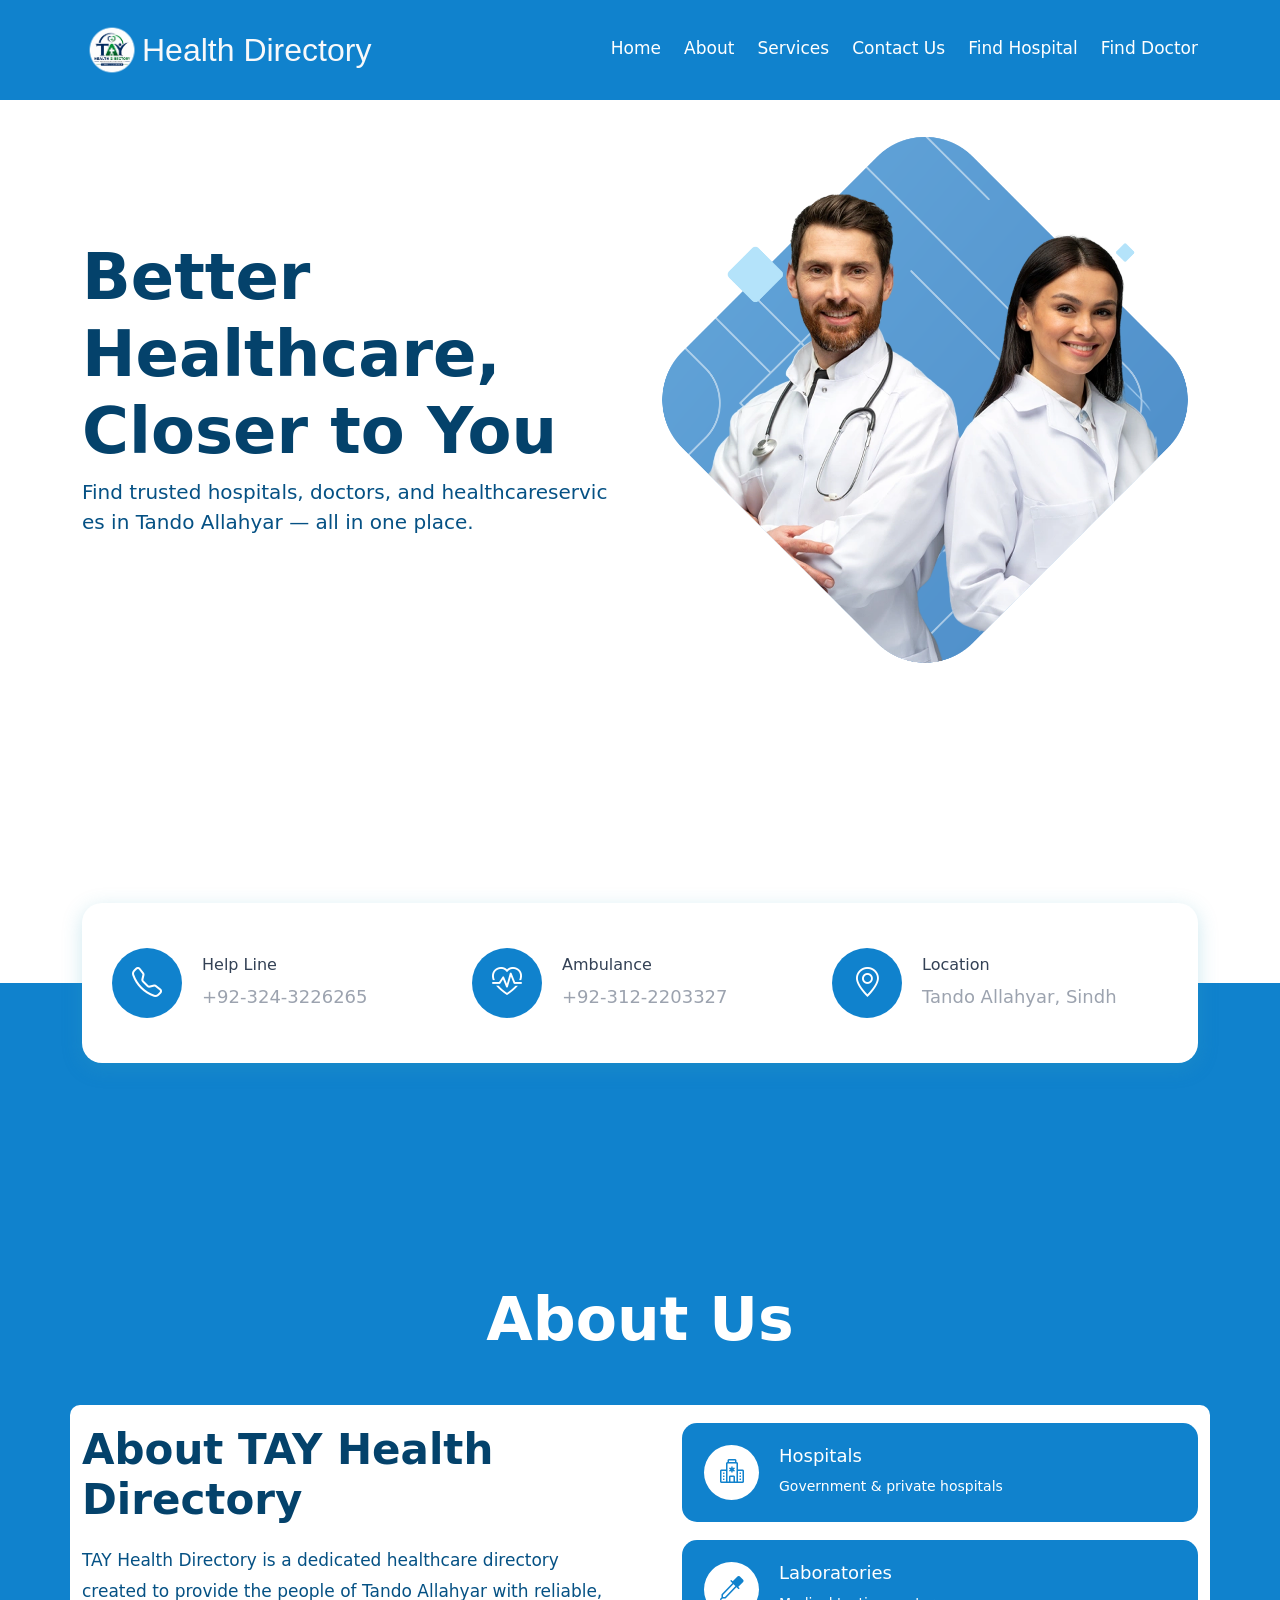
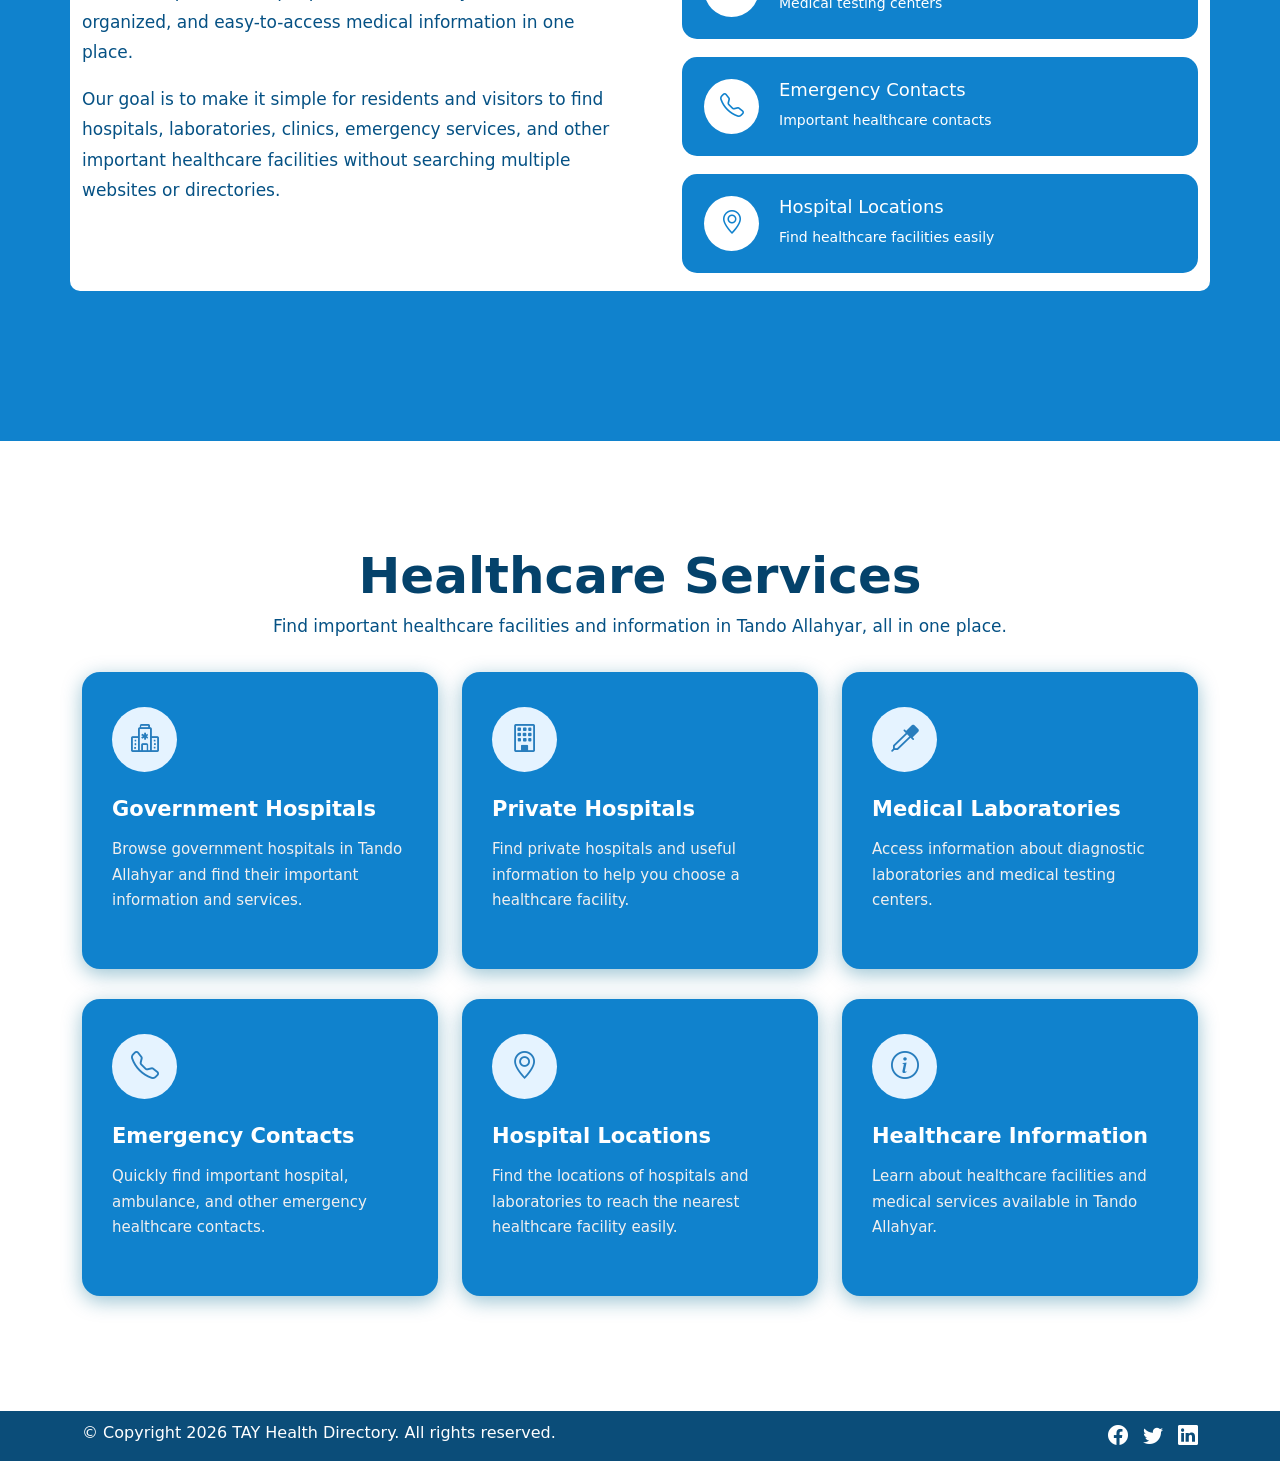
<file: index.html>
<!DOCTYPE html>
<html lang="en">

<head>
    <meta charset="UTF-8">
    <meta name="viewport" content="width=device-width, initial-scale=1.0">
    <title>TAY Health Directory - Home Page</title>
    <link rel="stylesheet" href="https://cdn.jsdelivr.net/npm/bootstrap-icons@1.11.3/font/bootstrap-icons.min.css">
    <link rel="stylesheet" href="Bootstrap/bootstrap.css">
    <link rel="stylesheet" href="CSS/style.css">
</head>

<body>

    <header>
        <div class="container">
            <div class="row">
                <div class="col-lg-5 col-md-12 logo">
                    <img src="Images/Logo.png" alt="">
                    <h5 id="logo" class="text-light fs-2 mt-2">Health Directory</h5>
                </div>

                <div class="col-lg-7 col-md-12 text-lg-end text-md-center text-sm-center nav-links">
                    <ul class="list-inline m-0 p-0" id="manu">
                        <li class="list-inline-item"><a href="index.html" class=" py-md-3 py-sm-1 d-block"> Home </a>
                        </li>
                        <li class="list-inline-item"><a href="#about" class=" py-md-3 py-sm-1 d-block"> About </a></li>
                        <li class="list-inline-item"><a href="#services" class=" py-md-3 py-sm-1 d-block"> Services</a>
                        </li>
                        <li class="list-inline-item"><a href="contact-us.html" target="_blank"
                                class=" py-md-3 py-sm-1 d-block"> Contact Us </a></li>
                        <li class="list-inline-item"><a href="find-hospital.html" class=" py-md-3 py-sm-1 d-block"> Find Hospital </a></li>
                        <li class="list-inline-item"><a href="find-doctor.html" class=" py-md-3 py-sm-1 d-block"> Find Doctor</a></li>
                    </ul>
                </div>
            </div>
        </div>
    </header>

    <section class="hero-section">
        <div class="container">
            <div class="row align-items-center">
                <div class="col-lg-6 col-md-12">
                    <h1 class="hero-title fw-bold"> Better Healthcare,<br>Closer to You
                    </h1>
                    <p class="hero-pera">Find trusted hospitals, doctors, and healthcareservic es in Tando Allahyar —
                        all in one place.
                    </p>
                </div>
                <div class="col-lg-6 col-md-12">
                    <img src="Images/banner.png">
                </div>
            </div>
        </div>
    </section>

    <div class="container">
        <div class="info-section">
            <div class="row align-items-center">

                <div class="col-lg-4 col-md-6 col-sm-12 box">
                    <div class="info-item">
                        <div class="info-icon">
                            <i class="bi bi-telephone"></i>
                        </div>
                        <div>
                            <h6>Help Line</h6>
                            <p>+92-324-3226265</p>
                        </div>
                    </div>
                </div>

                <div class="col-lg-4 col-md-6 col-sm-12 box">
                    <div class="info-item">
                        <div class="info-icon">
                            <i class="bi bi-heart-pulse"></i>
                        </div>
                        <div>
                            <h6>Ambulance</h6>
                            <p>+92-312-2203327</p>
                        </div>
                    </div>
                </div>

                <div class="col-lg-4 col-md-12 box">
                    <div class="info-item">
                        <div class="info-icon">
                            <i class="bi bi-geo-alt"></i>
                        </div>
                        <div>
                            <h6>Location</h6>
                            <p>Tando Allahyar, Sindh</p>
                        </div>
                    </div>
                </div>
            </div>
        </div>
    </div>

    <section class="about-section" id="about">
        <h1 class="about-us">About Us</h1>
        <div class="container">
            <div class="row">
                <div class="col-lg-6 col-md-12">
                    <h2>About TAY Health Directory</h2>
                    <p>TAY Health Directory is a dedicated healthcare directory
                        created to provide the people of Tando Allahyar with
                        reliable, organized, and easy-to-access medical
                        information in one place. </p>
                    <p>Our goal is to make it simple for residents and visitors
                        to find hospitals, laboratories, clinics, emergency
                        services, and other important healthcare facilities
                        without searching multiple websites or directories. </p>
                </div>
                <div class="col-lg-6 col-md-11 col-sm-11">

                    <div class="about-features">

                        <div class="feature-box">
                            <div class="feature-icon">
                                <i class="bi bi-hospital"></i>
                            </div>

                            <div>
                                <h5>Hospitals</h5>
                                <p>Government & private hospitals</p>
                            </div>
                        </div>


                        <div class="feature-box">
                            <div class="feature-icon">
                                <i class="bi bi-eyedropper"></i>
                            </div>

                            <div>
                                <h5>Laboratories</h5>
                                <p>Medical testing centers</p>
                            </div>
                        </div>


                        <div class="feature-box">
                            <div class="feature-icon">
                                <i class="bi bi-telephone"></i>
                            </div>

                            <div>
                                <h5>Emergency Contacts</h5>
                                <p>Important healthcare contacts</p>
                            </div>
                        </div>


                        <div class="feature-box">
                            <div class="feature-icon">
                                <i class="bi bi-geo-alt"></i>
                            </div>

                            <div>
                                <h5>Hospital Locations</h5>
                                <p>Find healthcare facilities easily</p>
                            </div>
                        </div>

                    </div>
                </div>

            </div>
        </div>
    </section>

    <section class="services-section" id="services">
        <div class="services-title text-center">
            <h1>Healthcare Services</h1>
            <p>Find important healthcare facilities and information in Tando Allahyar, all in one place.</p>
        </div>

        <div class="container">
            <div class="row">
                <div class="col-lg-4 col-md-6 col-sm-12 card-col">
                    <div class="service-card">
                        <div class="service-icon">
                            <i class="bi bi-hospital"></i>
                        </div>
                        <h4>Government Hospitals</h4>
                        <p>Browse government hospitals in Tando Allahyar and find their important information and
                            services.</p>
                    </div>
                </div>

                <div class="col-lg-4 col-md-6 col-sm-12 card-col">
                    <div class="service-card">
                        <div class="service-icon">
                            <i class="bi bi-building"></i>
                        </div>
                        <h4>Private Hospitals</h4>
                        <p>Find private hospitals and useful information to help you choose a healthcare facility.</p>
                    </div>
                </div>

                <div class="col-lg-4 col-md-6 col-sm-12 card-col">
                    <div class="service-card">
                        <div class="service-icon">
                            <i class="bi bi-eyedropper"></i>
                        </div>
                        <h4>Medical Laboratories</h4>
                        <p>Access information about diagnostic laboratories and medical testing centers.</p>
                    </div>
                </div>

                <div class="col-lg-4 col-md-6 col-sm-12 card-col">
                    <div class="service-card">
                        <div class="service-icon">
                            <i class="bi bi-telephone"></i>
                        </div>
                        <h4>Emergency Contacts</h4>
                        <p>Quickly find important hospital, ambulance, and other emergency healthcare contacts.</p>
                    </div>
                </div>

                <div class="col-lg-4 col-md-6 col-sm-12 card-col">
                    <div class="service-card">
                        <div class="service-icon">
                            <i class="bi bi-geo-alt"></i>
                        </div>
                        <h4>Hospital Locations</h4>
                        <p>Find the locations of hospitals and laboratories to reach the nearest healthcare facility
                            easily.</p>
                    </div>
                </div>

                <div class="col-lg-4 col-md-6 col-sm-12 card-col">
                    <div class="service-card">
                        <div class="service-icon">
                            <i class="bi bi-info-circle"></i>
                        </div>
                        <h4>Healthcare Information</h4>
                        <p> Learn about healthcare facilities and medical services available in Tando Allahyar.</p>
                    </div>
                </div>
            </div>
        </div>
    </section>

    <footer>
        <div class="container">
            <div class="row">
                <div class="col-lg-9 col-md-12 text-lg-start text-md-center text-sm-center copy-right">&copy; Copyright 2026 TAY Health Directory. All rights reserved.</div>
                <div class="col-lg-3 col-md-12 text-lg-end text-md-center text-sm-center">
                    <ul class="social-icons">
                        <li><i class="bi bi-facebook"></i></li>
                        <li><i class="bi bi-twitter"></i></li>
                        <li><i class="bi bi-linkedin"></i></li>
                    </ul>
                </div>
            </div>
        </div>
    </footer>

</body>
</html>
</file>
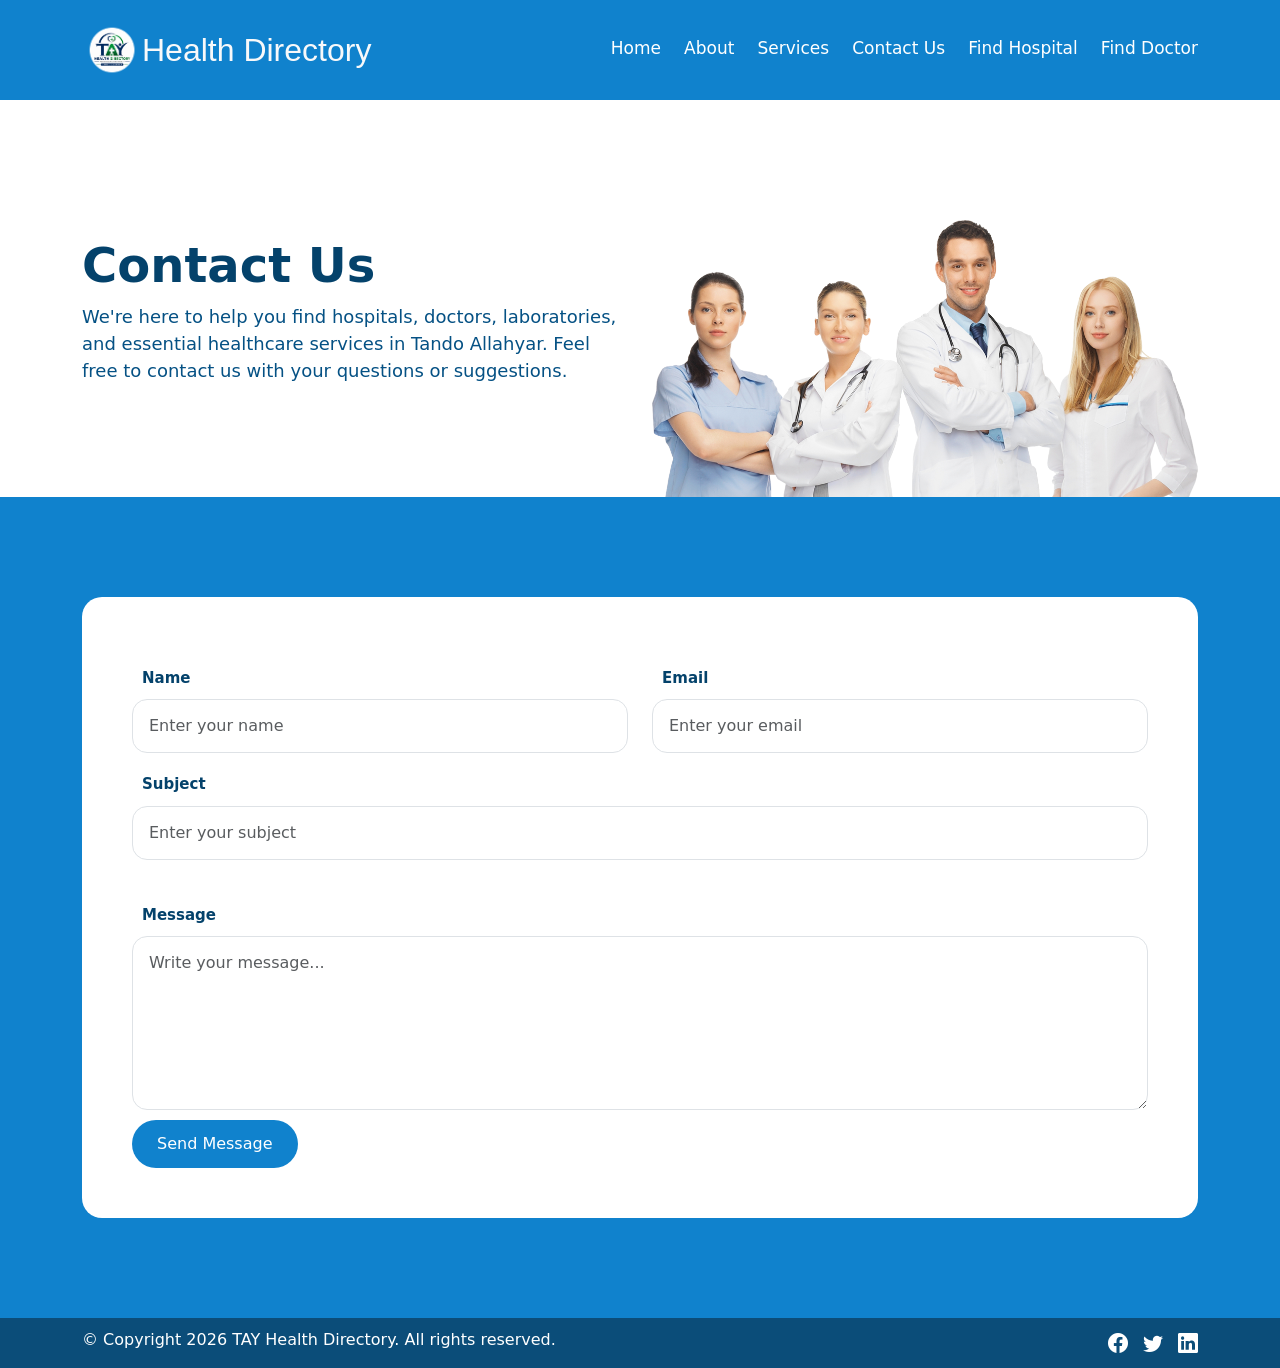
<file: contact-us.html>
<!DOCTYPE html>
<html lang="en">

<head>
    <meta charset="UTF-8">
    <meta name="viewport" content="width=device-width, initial-scale=1.0">
    <title>Contact-Us - TAY Health Directory</title>
    <link rel="stylesheet" href="https://cdn.jsdelivr.net/npm/bootstrap-icons@1.11.3/font/bootstrap-icons.min.css">
    <link rel="stylesheet" href="Bootstrap/bootstrap.css">
    <link rel="stylesheet" href="CSS/style.css">
</head>

<body>

    <header>
        <div class="container">
            <div class="row">
                <div class="col-lg-5 col-md-12 logo">
                    <img src="Images/Logo.png" alt="">
                    <h5 id="logo" class="text-light fs-2 mt-2">Health Directory</h5>
                </div>

                <div class="col-lg-7 col-md-12 text-lg-end text-md-center text-sm-center nav-links">
                    <ul class="list-inline m-0 p-0" id="manu">
                        <li class="list-inline-item"><a href="index.html" class=" py-md-3 py-sm-1 d-block"> Home </a></li>
                        <li class="list-inline-item"><a href="index.html#about" class=" py-md-3 py-sm-1 d-block"> About </a></li>
                        <li class="list-inline-item"><a href="index.html#services" class=" py-md-3 py-sm-1 d-block"> Services</a>
                        </li>
                        <li class="list-inline-item"><a href="contact-us.html" target="_blank"
                                class=" py-md-3 py-sm-1 d-block"> Contact Us </a></li>
                        <li class="list-inline-item"><a href="find-hospital.html" class=" py-md-3 py-sm-1 d-block"> Find Hospital </a>
                        </li>
                        <li class="list-inline-item"><a href="find-doctor.html" class=" py-md-3 py-sm-1 d-block"> Find Doctor</a></li>
                    </ul>
                </div>
            </div>
        </div>
    </header>

    <section class="form-hero-section">
        <div class="container">
            <div class="row align-items-center">
                <div class="col-lg-6 col-md-12">
                    <h1 class="form-hero-title fw-bold">Contact Us</h1>
                    <p class="form-hero-pera">We're here to help you find hospitals, doctors, laboratories, and
                        essential healthcare services in
                        Tando Allahyar. Feel free to contact us with your questions or suggestions.
                    </p>
                </div>
                <div class="col-lg-6">
                    <img src="Images/form-img.png">
                </div>
            </div>
        </div>
    </section>


    <section class="contact-section" id="contact">
        <div class="container">
            <div class="contact-box">
                <form>
                    <div class="row">
                        <div class="col-md-6">
                            <label>Name</label>
                            <input type="text" id="name" class="form-control" placeholder="Enter your name">
                        </div>

                        <div class="col-md-6">
                            <label>Email</label>
                            <input type="email" id="email" class="form-control" placeholder="Enter your email">
                        </div>

                        <div class="col-12 mb-4">
                            <label>Subject</label>
                            <input type="text" id="subject" class="form-control" placeholder="Enter your subject">
                        </div>

                        <div class="col-12">
                            <label>Message</label>
                            <textarea id="message" class="form-control" rows="6"
                                placeholder="Write your message..."></textarea>
                        </div>

                        <div class="col-12">
                            <button type="submit" class="contact-btn">Send Message</button>
                        </div>
                    </div>
                </form>
            </div>
        </div>
    </section>

    <footer>
        <div class="container">
            <div class="row">
                <div class="col-lg-9 col-md-12 text-lg-start text-md-center text-sm-center">&copy; Copyright 2026 TAY Health Directory.
                    All rights reserved.</div>
                <div class="col-lg-3 col-md-12 text-lg-end text-md-center text-sm-center">
                    <ul class="social-icons">
                        <li><i class="bi bi-facebook"></i></li>
                        <li><i class="bi bi-twitter"></i></li>
                        <li><i class="bi bi-linkedin"></i></li>
                    </ul>
                </div>
            </div>
        </div>
    </footer>

</body>

</html>
</file>
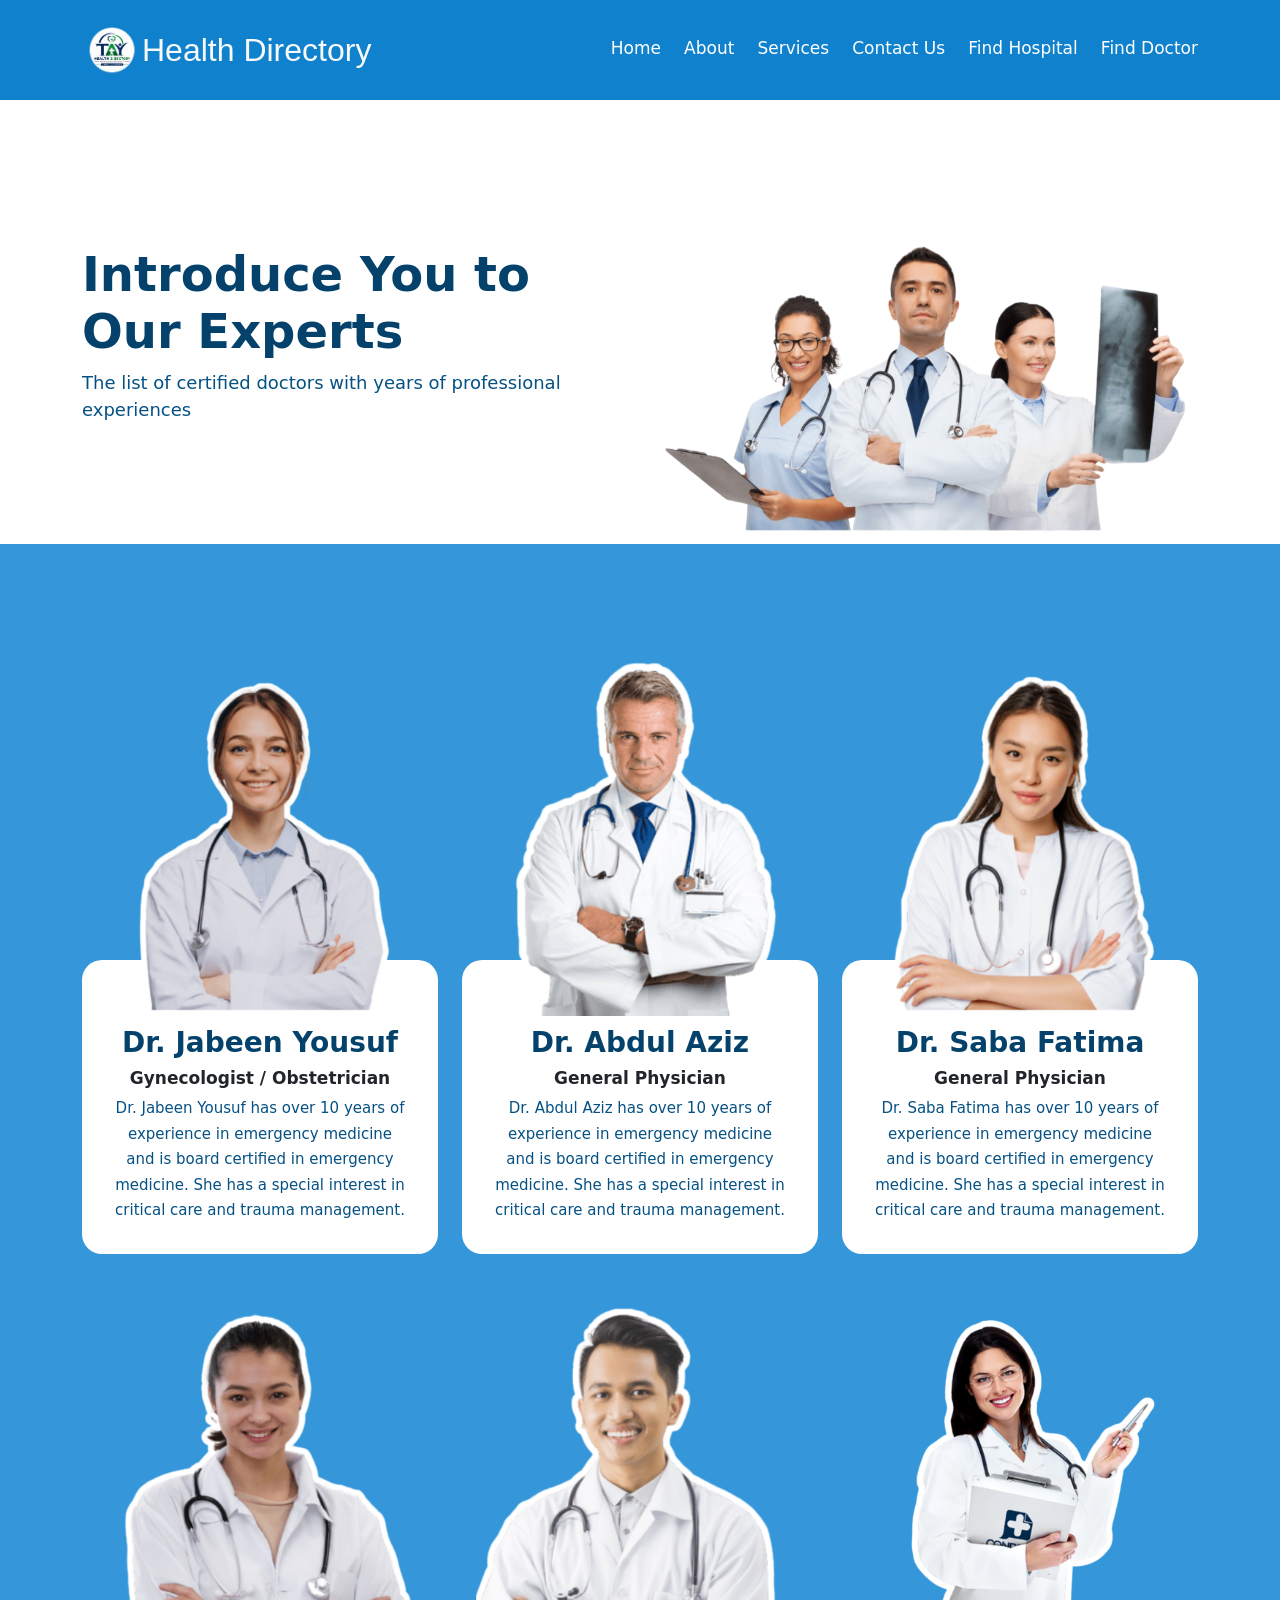
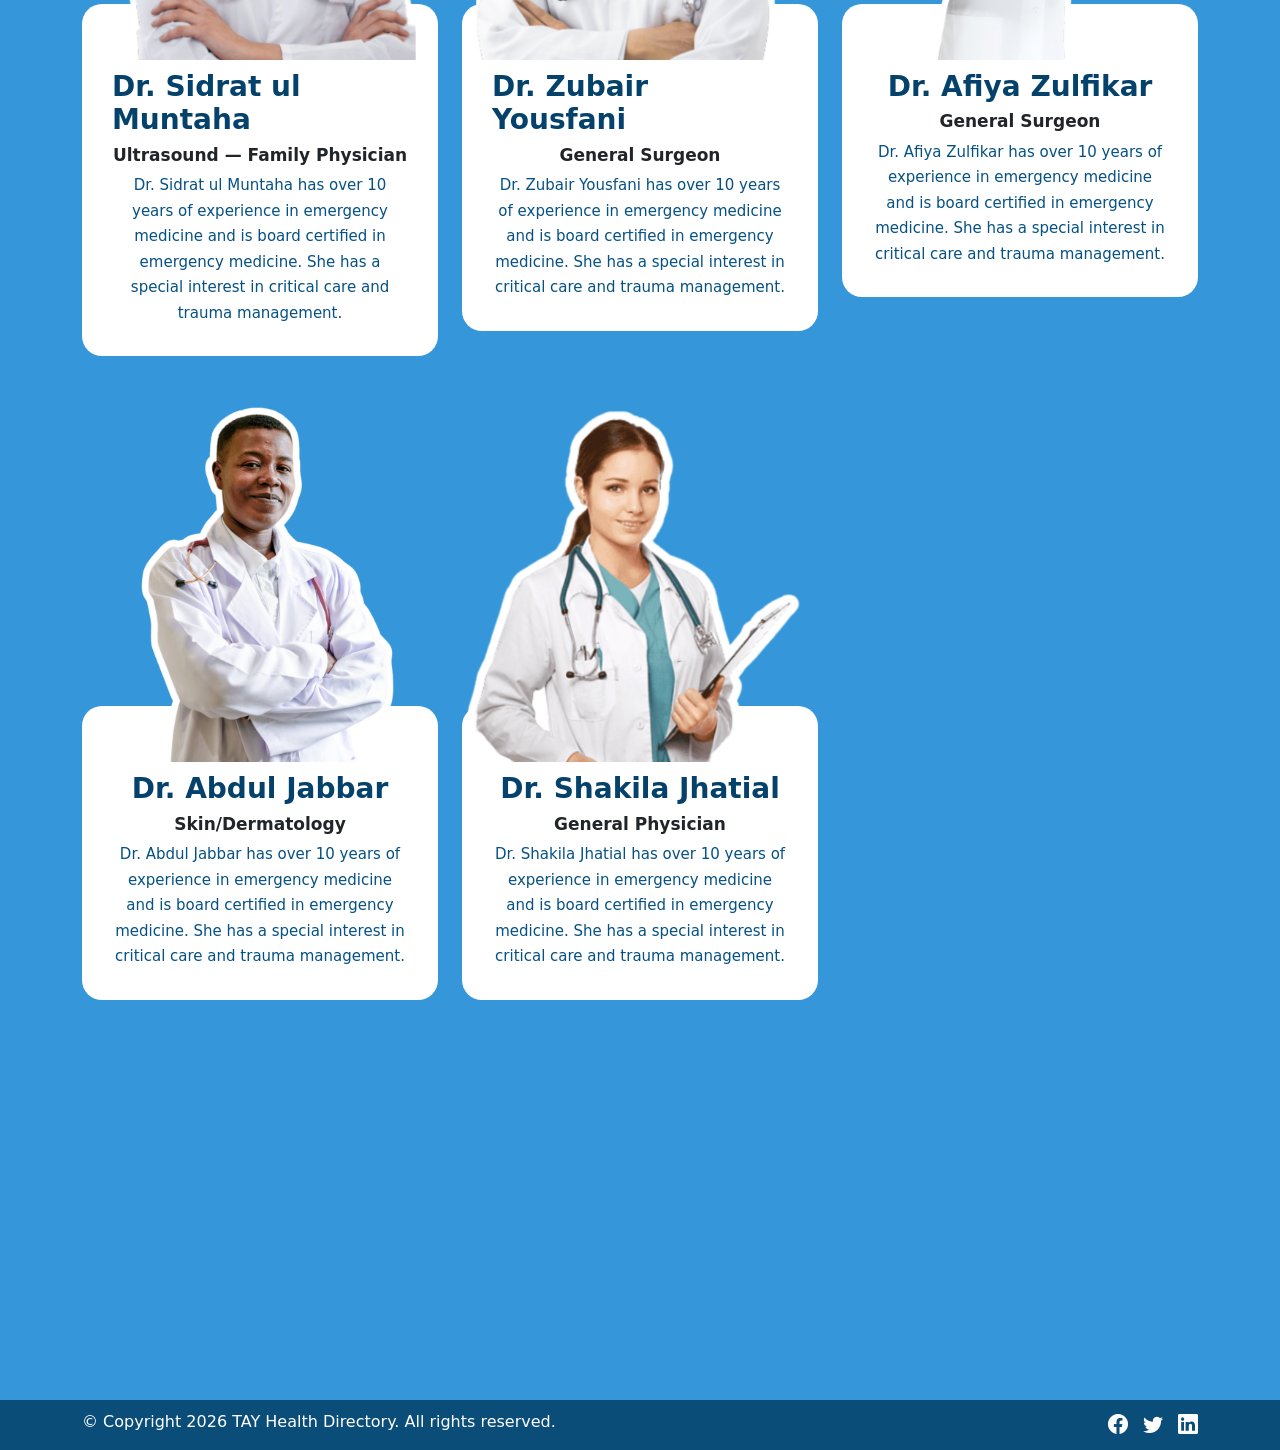
<file: find-doctor.html>
<!DOCTYPE html>
<html lang="en">

<head>
    <meta charset="UTF-8">
    <meta name="viewport" content="width=device-width, initial-scale=1.0">
    <title>Doctors - TAY Health Directory</title>
    <link rel="stylesheet" href="https://cdn.jsdelivr.net/npm/bootstrap-icons@1.11.3/font/bootstrap-icons.min.css">
    <link rel="stylesheet" href="Bootstrap/bootstrap.css">
    <link rel="stylesheet" href="CSS/style.css">
</head>

<body>

    <header>
        <div class="container">
            <div class="row">
                <div class="col-lg-5 col-md-12 logo">
                    <img src="Images/Logo.png" alt="">
                    <h5 id="logo" class="text-light fs-2 mt-2">Health Directory</h5>
                </div>

                <div class="col-lg-7 col-md-12 text-lg-end text-md-center text-sm-center nav-links">
                    <ul class="list-inline m-0 p-0" id="manu">
                        <li class="list-inline-item"><a href="index.html" class=" py-md-3 py-sm-1 d-block"> Home </a>
                        </li>
                        <li class="list-inline-item"><a href="index.html#about" class=" py-md-3 py-sm-1 d-block"> About
                            </a></li>
                        <li class="list-inline-item"><a href="index.html#services" class=" py-md-3 py-sm-1 d-block">
                                Services</a>
                        </li>
                        <li class="list-inline-item"><a href="contact-us.html" target="_blank"
                                class=" py-md-3 py-sm-1 d-block"> Contact Us </a></li>
                        <li class="list-inline-item"><a href="find-hospital.html" class=" py-md-3 py-sm-1 d-block"> Find
                                Hospital </a>
                        </li>
                        <li class="list-inline-item"><a href="find-doctor.html" class=" py-md-3 py-sm-1 d-block"> Find
                                Doctor</a></li>
                    </ul>
                </div>
            </div>
        </div>
    </header>

    <section class="doctor-hero-section">
        <div class="container">
            <div class="row align-items-center">
                <div class="col-lg-6 col-md-12">
                    <h1 class="doctor-hero-title fw-bold">Introduce You to <br>Our Experts</h1>
                    <p class="doctor-hero-pera">The list of certified doctors with years of professional experiences
                    </p>
                </div>
                <div class="col-lg-6">
                    <img src="Images/doctors.png">
                </div>
            </div>
        </div>
    </section>

    <section class="find-doctor-section">
        <div class="container">
            <div class="row mt-3">

                <div class="col-lg-4 col-md-6 col-sm-12">
                    <div class="doctor-card">
                        <div class="doctor-img">
                            <img src="Images/1.png" alt="">
                        </div>
                        <div class="doctor-card-contant">
                            <h3>Dr. Jabeen Yousuf</h3>
                            <h4>Gynecologist / Obstetrician</h4>
                            <p class="text-center">Dr. Jabeen Yousuf has over 10 years of experience in emergency medicine and is board certified in emergency medicine. She has a special interest in critical care and trauma management.</p>
                        </div>
                    </div>
                </div>

                <div class="col-lg-4 col-md-6 col-sm-12">
                    <div class="doctor-card">
                        <div class="doctor-img">
                            <img src="Images/5.png" alt="">
                        </div>
                        <div class="doctor-card-contant">
                            <h3>Dr. Abdul Aziz</h3>
                            <h4>General Physician</h4>
                            <p class="text-center">Dr. Abdul Aziz has over 10 years of experience in emergency medicine and is board certified in emergency medicine. She has a special interest in critical care and trauma management.</p>
                        </div>
                    </div>
                </div>

                <div class="col-lg-4 col-md-6 col-sm-12">
                    <div class="doctor-card">
                        <div class="doctor-img">
                            <img src="Images/8.png" alt="">
                        </div>
                        <div class="doctor-card-contant">
                            <h3>Dr. Saba Fatima</h3>
                            <h4>General Physician</h4>
                            <p class="text-center">Dr. Saba Fatima has over 10 years of experience in emergency medicine and is board certified in emergency medicine. She has a special interest in critical care and trauma management.</p>
                        </div>
                    </div>
                </div>

                <div class="col-lg-4 col-md-6 col-sm-12">
                    <div class="doctor-card">
                        <div class="doctor-img">
                            <img src="Images/4.png" alt="">
                        </div>
                        <div class="doctor-card-contant">
                            <h3>Dr. Sidrat ul Muntaha</h3>
                            <h4>Ultrasound — Family Physician</h4>
                            <p class="text-center">Dr. Sidrat ul Muntaha has over 10 years of experience in emergency medicine and is board certified in emergency medicine. She has a special interest in critical care and trauma management.</p>
                        </div>
                    </div>
                </div>

                <div class="col-lg-4 col-md-6 col-sm-12">
                    <div class="doctor-card">
                        <div class="doctor-img">
                            <img src="Images/3.png" alt="">
                        </div>
                        <div class="doctor-card-contant">
                            <h3>Dr. Zubair Yousfani</h3>
                            <h4>General Surgeon</h4>
                            <p class="text-center">Dr. Zubair Yousfani has over 10 years of experience in emergency medicine and is board certified in emergency medicine. She has a special interest in critical care and trauma management.</p>
                        </div>
                    </div>
                </div>

                <div class="col-lg-4 col-md-6 col-sm-12">
                    <div class="doctor-card">
                        <div class="doctor-img">
                            <img src="Images/6.png" alt="">
                        </div>
                        <div class="doctor-card-contant">
                            <h3>Dr. Afiya Zulfikar</h3>
                            <h4>General Surgeon</h4>
                            <p class="text-center">Dr. Afiya Zulfikar has over 10 years of experience in emergency medicine and is board certified in emergency medicine. She has a special interest in critical care and trauma management.</p>
                        </div>
                    </div>
                </div>

                <div class="col-lg-4 col-md-6 col-sm-12">
                    <div class="doctor-card">
                        <div class="doctor-img">
                            <img src="Images/7.png" alt="">
                        </div>
                        <div class="doctor-card-contant">
                            <h3>Dr. Abdul Jabbar</h3>
                            <h4>Skin/Dermatology</h4>
                            <p class="text-center">Dr. Abdul Jabbar has over 10 years of experience in emergency medicine and is board certified in emergency medicine. She has a special interest in critical care and trauma management.</p>
                        </div>
                    </div>
                </div>

                <div class="col-lg-4 col-md-6 col-sm-12">
                    <div class="doctor-card">
                        <div class="doctor-img">
                            <img src="Images/2.png" alt="">
                        </div>
                        <div class="doctor-card-contant">
                            <h3>Dr. Shakila Jhatial</h3>
                            <h4>General Physician</h4>
                            <p class="text-center">Dr. Shakila Jhatial has over 10 years of experience in emergency medicine and is board certified in emergency medicine. She has a special interest in critical care and trauma management.</p>
                        </div>
                    </div>
                </div>

            </div>
        </div>
    </section>

    <footer>
        <div class="container">
            <div class="row">
                <div class="col-lg-9 col-md-12 text-lg-start text-md-center text-sm-center copy-right">&copy; Copyright 2026 TAY Health Directory. All rights reserved.</div>
                <div class="col-lg-3 col-md-12 text-lg-end text-md-center text-sm-center">
                    <ul class="social-icons">
                        <li><i class="bi bi-facebook"></i></li>
                        <li><i class="bi bi-twitter"></i></li>
                        <li><i class="bi bi-linkedin"></i></li>
                    </ul>
                </div>
            </div>
        </div>
    </footer>

</body>

</html>
</file>
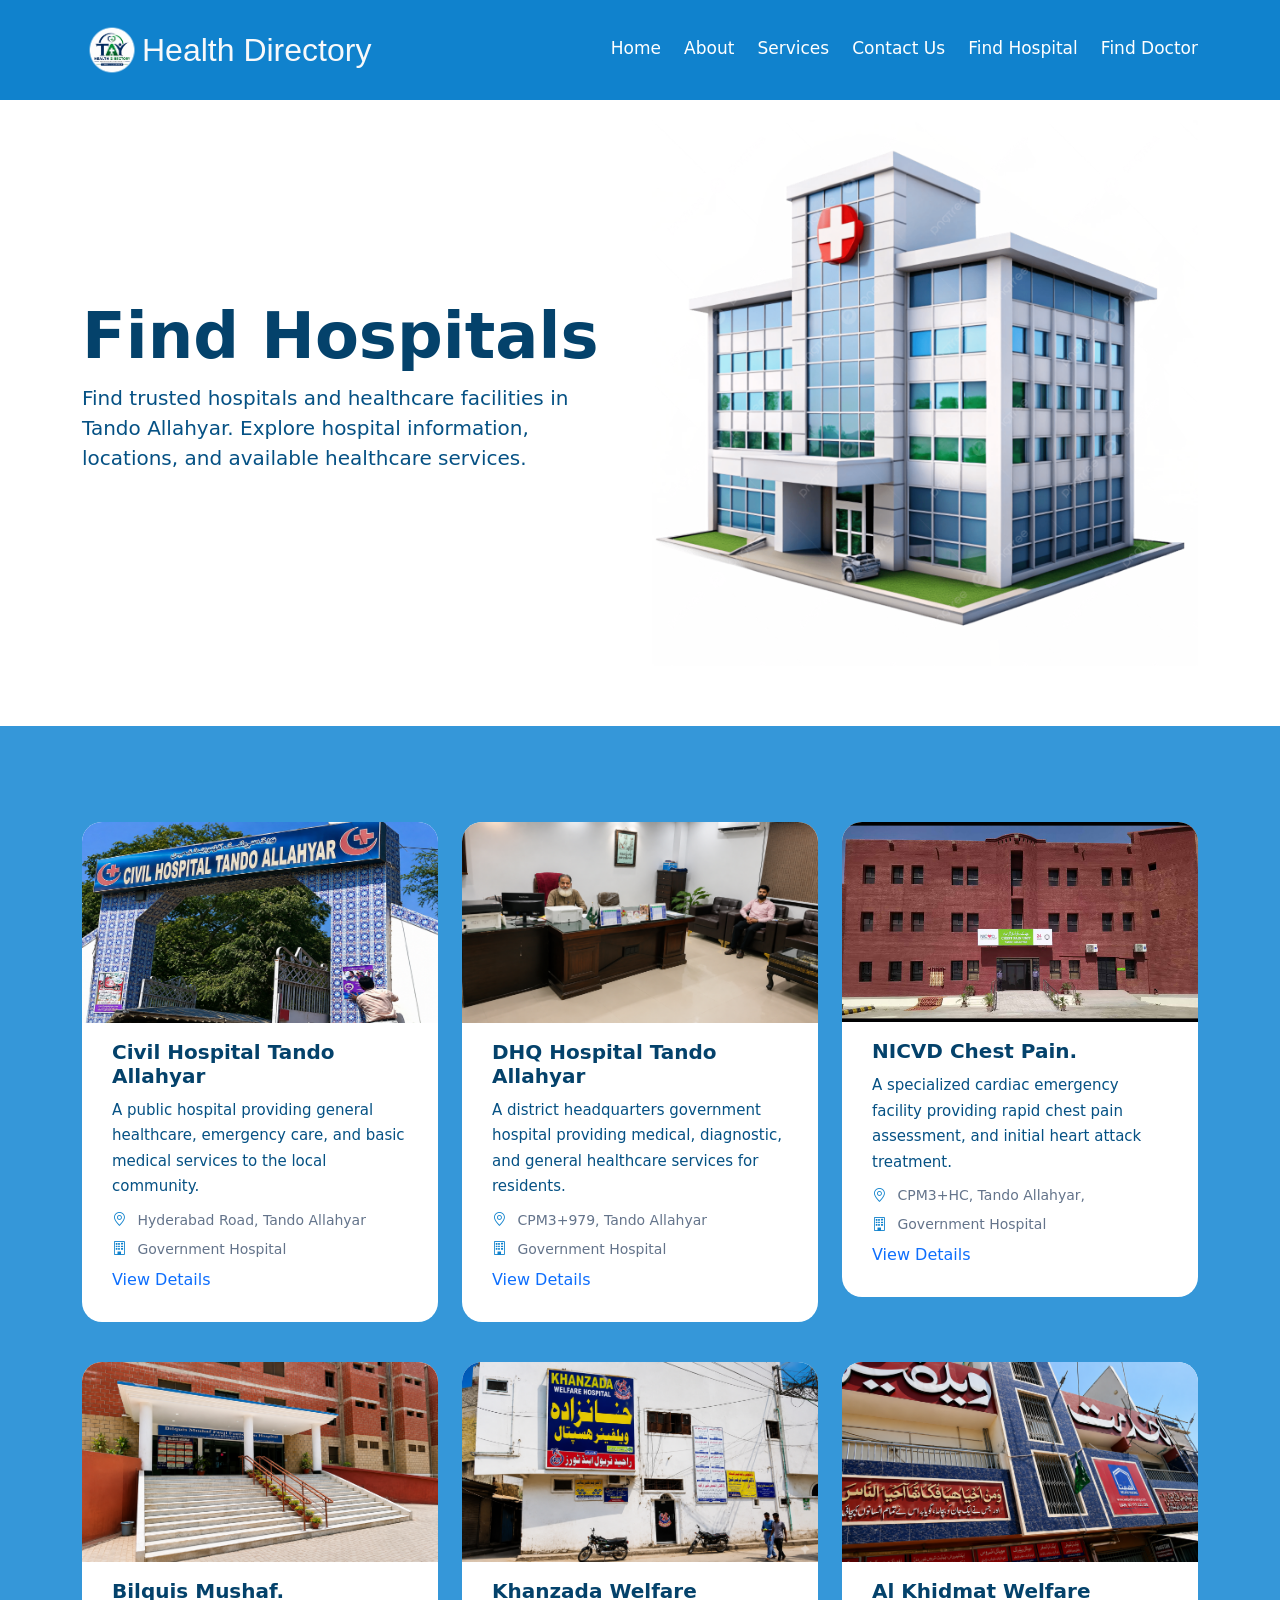
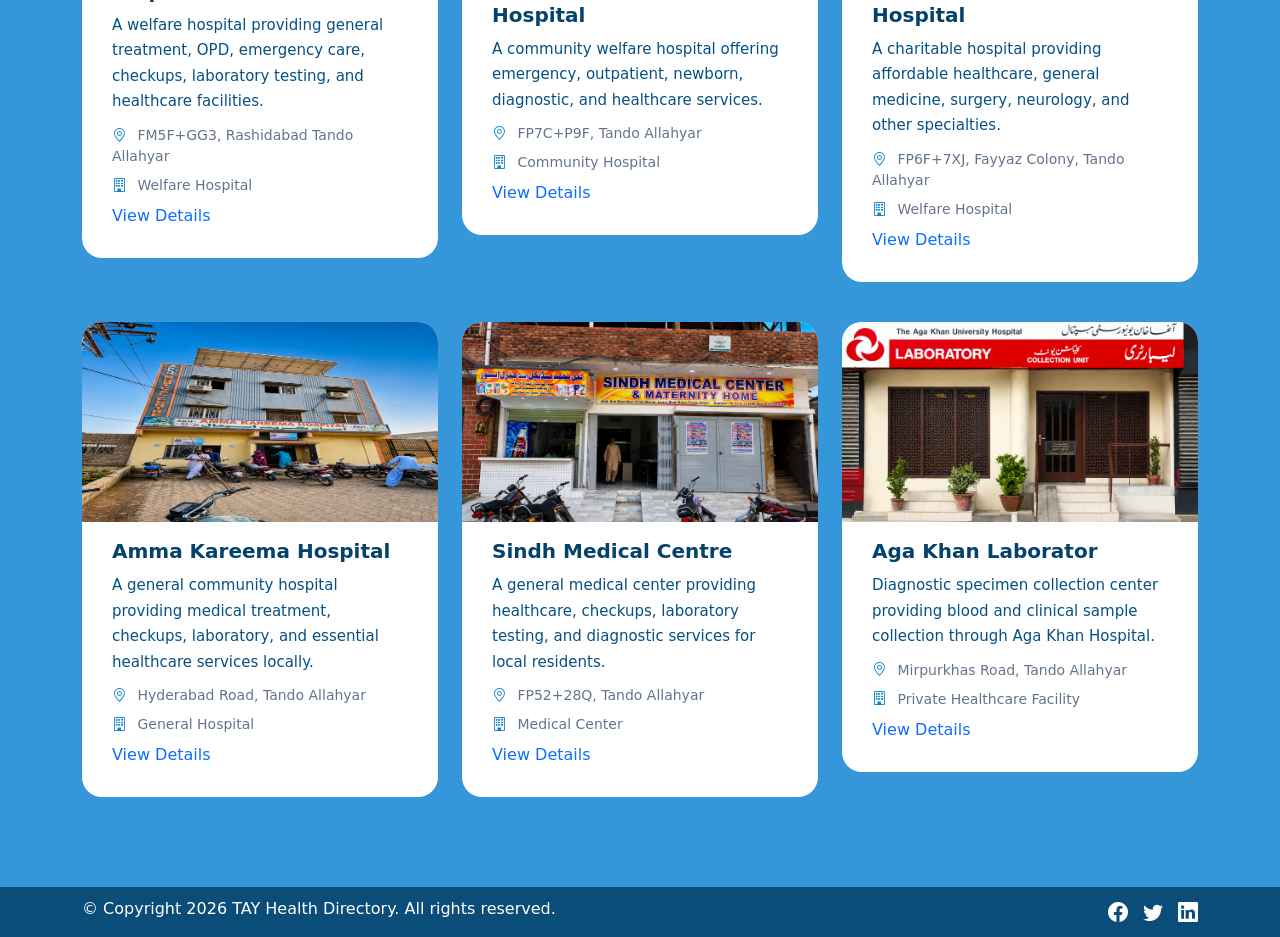
<file: find-hospital.html>
<!DOCTYPE html>
<html lang="en">

<head>
    <meta charset="UTF-8">
    <meta name="viewport" content="width=device-width, initial-scale=1.0">
    <title>Hospitals - TAY Health Directory</title>
    <link rel="stylesheet" href="https://cdn.jsdelivr.net/npm/bootstrap-icons@1.11.3/font/bootstrap-icons.min.css">
    <link rel="stylesheet" href="Bootstrap/bootstrap.css">
    <link rel="stylesheet" href="CSS/style.css">
</head>

<body>

    <header>
        <div class="container">
            <div class="row">
                <div class="col-lg-5 col-md-12 logo">
                    <img src="Images/Logo.png" alt="">
                    <h5 id="logo" class="text-light fs-2 mt-2">Health Directory</h5>
                </div>

                <div class="col-lg-7 col-md-12 text-lg-end text-md-center text-sm-center nav-links">
                    <ul class="list-inline m-0 p-0" id="manu">
                        <li class="list-inline-item"><a href="index.html" class=" py-md-3 py-sm-1 d-block"> Home </a>
                        </li>
                        <li class="list-inline-item"><a href="index.html#about" class=" py-md-3 py-sm-1 d-block"> About
                            </a></li>
                        <li class="list-inline-item"><a href="index.html#services" class=" py-md-3 py-sm-1 d-block">
                                Services</a>
                        </li>
                        <li class="list-inline-item"><a href="contact-us.html" target="_blank"
                                class=" py-md-3 py-sm-1 d-block"> Contact Us </a></li>
                        <li class="list-inline-item"><a href="find-hospital.html" class=" py-md-3 py-sm-1 d-block"> Find
                                Hospital </a>
                        </li>
                        <li class="list-inline-item"><a href="find-doctor.html" class=" py-md-3 py-sm-1 d-block"> Find
                                Doctor</a></li>
                    </ul>
                </div>
            </div>
        </div>
    </header>

    <section class="hospital-section">
        <div class="container">
            <div class="row align-items-center">
                <div class="col-lg-6 col-md-12">
                    <h1 class="hospital-section-title fw-bold">Find Hospitals</h1>
                    <p class="hospital-section-pera">Find trusted hospitals and healthcare facilities in Tando Allahyar.
                        Explore hospital information, locations, and available healthcare services.
                    </p>
                </div>
                <div class="col-lg-6">
                    <img src="Images/hospital.png">
                </div>
            </div>
        </div>
    </section>

    <section class="find-hospital-section">
        <div class="container">
            <div class="row mt-3">

                <div class="col-lg-4 col-md-6 col-sm-12">
                    <div class="hospital-card">
                        <div class="hospital-img">
                            <img src="Images/Civil.png">
                        </div>
                        <div class="card-contant">
                            <h3>Civil Hospital Tando Allahyar</h3>
                            <p class="pera">
                                A public hospital providing general healthcare,
                                emergency care, and basic medical services to
                                the local community.
                            </p>
                            <div class="hospital-info">
                                <p>
                                    <i class="bi bi-geo-alt"></i>
                                    Hyderabad Road, Tando Allahyar
                                </p>
                                <p>
                                    <i class="bi bi-building"></i>
                                    Government Hospital
                                </p>
                            </div>
                            <a href="#" class="more-detail-btn">View Details</a>
                        </div>
                    </div>
                </div>

                <div class="col-lg-4 col-md-6 col-sm-12">
                    <div class="hospital-card">
                        <div class="hospital-img">
                            <img src="Images/DHQ.png">
                        </div>
                        <div class="card-contant">
                            <h3>DHQ Hospital Tando Allahyar</h3>
                            <p class="pera">
                                A district headquarters government hospital providing medical, diagnostic, and
                                general healthcare services for residents.
                            </p>
                            <div class="hospital-info">
                                <p>
                                    <i class="bi bi-geo-alt"></i>
                                    CPM3+979, Tando Allahyar
                                </p>
                                <p>
                                    <i class="bi bi-building"></i>
                                    Government Hospital
                                </p>
                            </div>
                            <a href="#" class="more-detail-btn">View Details</a>
                        </div>
                    </div>
                </div>

                <div class="col-lg-4 col-md-6 col-sm-12">
                    <div class="hospital-card">
                        <div class="hospital-img">
                            <img src="Images/NICVD 3.jpg">
                        </div>
                        <div class="card-contant">
                            <h3>NICVD Chest Pain.</h3>
                            <p class="pera">
                                A specialized cardiac emergency facility providing rapid chest pain assessment, and
                                initial heart attack treatment.
                            </p>
                            <div class="hospital-info">
                                <p>
                                    <i class="bi bi-geo-alt"></i>
                                    CPM3+HC, Tando Allahyar,
                                </p>
                                <p>
                                    <i class="bi bi-building"></i>
                                    Government Hospital
                                </p>
                            </div>
                            <a href="#" class="more-detail-btn">View Details</a>
                        </div>
                    </div>
                </div>

                <div class="col-lg-4 col-md-6 col-sm-12">
                    <div class="hospital-card">
                        <div class="hospital-img">
                            <img src="Images/Bilquis 3.png">
                        </div>
                        <div class="card-contant">
                            <h3>Bilquis Mushaf.</h3>
                            <p class="pera">
                                A welfare hospital providing general treatment, OPD, emergency care, checkups,
                                laboratory testing, and healthcare facilities.
                            </p>
                            <div class="hospital-info">
                                <p>
                                    <i class="bi bi-geo-alt"></i>
                                    FM5F+GG3, Rashidabad Tando Allahyar
                                </p>
                                <p>
                                    <i class="bi bi-building"></i>
                                    Welfare Hospital
                                </p>
                            </div>
                            <a href="#" class="more-detail-btn">View Details</a>
                        </div>
                    </div>
                </div>

                <div class="col-lg-4 col-md-6 col-sm-12">
                    <div class="hospital-card">
                        <div class="hospital-img">
                            <img src="Images/Khanzada 2.png">
                        </div>
                        <div class="card-contant">
                            <h3>Khanzada Welfare Hospital</h3>
                            <p class="pera">
                                A community welfare hospital offering emergency, outpatient, newborn, diagnostic,
                                and healthcare services.
                            </p>
                            <div class="hospital-info">
                                <p>
                                    <i class="bi bi-geo-alt"></i>
                                    FP7C+P9F, Tando Allahyar
                                </p>
                                <p>
                                    <i class="bi bi-building"></i>
                                    Community Hospital
                                </p>
                            </div>
                            <a href="#" class="more-detail-btn">View Details</a>
                        </div>
                    </div>
                </div>

                <div class="col-lg-4 col-md-6 col-sm-12">
                    <div class="hospital-card">
                        <div class="hospital-img">
                            <img src="Images/Al Khidmat 1.png">
                        </div>
                        <div class="card-contant">
                            <h3>Al Khidmat Welfare Hospital</h3>
                            <p class="pera">
                                A charitable hospital providing affordable healthcare, general medicine, surgery,
                                neurology, and other specialties.
                            </p>
                            <div class="hospital-info">
                                <p>
                                    <i class="bi bi-geo-alt"></i>
                                    FP6F+7XJ, Fayyaz Colony, Tando Allahyar
                                </p>
                                <p>
                                    <i class="bi bi-building"></i>
                                    Welfare Hospital
                                </p>
                            </div>
                            <a href="#" class="more-detail-btn">View Details</a>
                        </div>
                    </div>
                </div>

                <div class="col-lg-4 col-md-6 col-sm-12">
                    <div class="hospital-card">
                        <div class="hospital-img">
                            <img src="Images/Amma Kareema.png">
                        </div>
                        <div class="card-contant">
                            <h3>Amma Kareema Hospital</h3>
                            <p class="pera">
                                A general community hospital providing medical treatment, checkups, laboratory, and
                                essential healthcare services locally.
                            </p>
                            <div class="hospital-info">
                                <p>
                                    <i class="bi bi-geo-alt"></i>
                                    Hyderabad Road, Tando Allahyar
                                </p>
                                <p>
                                    <i class="bi bi-building"></i>
                                    General Hospital
                                </p>
                            </div>
                            <a href="#" class="more-detail-btn">View Details</a>
                        </div>
                    </div>
                </div>

                <div class="col-lg-4 col-md-6 col-sm-12">
                    <div class="hospital-card">
                        <div class="hospital-img">
                            <img src="Images/Sindh Medical.png">
                        </div>
                        <div class="card-contant">
                            <h3>Sindh Medical Centre</h3>
                            <p class="pera">
                                A general medical center providing healthcare, checkups, laboratory testing, and
                                diagnostic services for local residents.
                            </p>
                            <div class="hospital-info">
                                <p>
                                    <i class="bi bi-geo-alt"></i>
                                    FP52+28Q, Tando Allahyar
                                </p>
                                <p>
                                    <i class="bi bi-building"></i>
                                    Medical Center
                                </p>
                            </div>
                            <a href="#" class="more-detail-btn">View Details</a>
                        </div>
                    </div>
                </div>

                <div class="col-lg-4 col-md-6 col-sm-12">
                    <div class="hospital-card">
                        <div class="hospital-img">
                            <img src="Images/Aga Khan 1.png">
                        </div>
                        <div class="card-contant">
                            <h3>Aga Khan Laborator</h3>
                            <p class="pera">
                                Diagnostic specimen collection center providing blood and clinical sample collection
                                through Aga Khan Hospital.
                            </p>
                            <div class="hospital-info">
                                <p>
                                    <i class="bi bi-geo-alt"></i>
                                    Mirpurkhas Road, Tando Allahyar
                                </p>
                                <p>
                                    <i class="bi bi-building"></i>
                                    Private Healthcare Facility
                                </p>
                            </div>
                            <a href="#" class="more-detail-btn">View Details</a>
                        </div>
                    </div>
                </div>

            </div>
        </div>
    </section>

    <footer>
        <div class="container">
            <div class="row">
                <div class="col-lg-9 col-md-12 text-lg-start text-md-center text-sm-center">&copy; Copyright 2026 TAY
                    Health Directory.
                    All rights reserved.</div>
                <div class="col-lg-3 col-md-12 text-lg-end text-md-center text-sm-center">
                    <ul class="social-icons">
                        <li><i class="bi bi-facebook"></i></li>
                        <li><i class="bi bi-twitter"></i></li>
                        <li><i class="bi bi-linkedin"></i></li>
                    </ul>
                </div>
            </div>
        </div>
    </footer>

</body>

</html>
</file>
<file: CSS/style.css>
a {
    text-decoration: none;
}

header {
    padding: 20px 0;
    background-color: #1082CD;
}

.logo {
    display: flex;
    align-items: center;
    font-family: 'Poppins', sans-serif;
}

header img {
    width: 60px;
}

header a {
    color: white;
    margin-left: 10px;
    font-size: 17px;
}

header a:hover {
    color: #d0e8f7;
}

.hero-section {
    background-color: white;
    padding: 20px 0 80px;
}

.hero-section img {
    margin-top: -70px;
    width: 100%;
}

.hero-title {
    font-size: 4rem;
    color: #04426b;
}

.hero-pera {
    font-size: 20px;
    color: #055184;
}

.info-section {
    background-color: white;
    position: relative;
    z-index: 10;
    padding: 45px 30px;
    margin-top: 150px;
    border-radius: 20px;
    box-shadow: 0px 5px 20px rgba(57, 165, 192, 0.25);
}

.info-item {
    display: flex;
    align-items: center;
    gap: 20px;
}

.info-icon {
    width: 70px;
    height: 70px;
    border-radius: 50%;
    background: #1082CD;
    color: white;
    display: flex;
    align-items: center;
    justify-content: center;
    font-size: 30px;
    flex-shrink: 0;
}

.info-item h6 {
    margin: 0 0 8px;
    font-size: 16px;
    color: #334155;
}


.info-item p {
    margin: 0;
    color: #9ca3af;
    font-size: 18px;
}

.about-section {
    background-color: #1082CD;
    padding: 300px 0 150px;
    margin-top: -80px;
}

.about-us {
    display: flex;
    align-items: center;
    justify-content: center;
    margin-bottom: 50px;
    color: white;
    font-size: 60px;
    font-weight: bold;
}

.about-section .container {
    background-color: white;
    border-radius: 10px;
}

.about-section h2 {
    color: #04426b;
    font-size: 42px;
    font-weight: bolder;
    margin: 20px 0;
}

.about-section p {
    color: #055184;
    font-size: 17px;
    line-height: 1.8;
}

.about-features {
    padding-left: 30px;
}

.feature-box {
    background: #1082CD;
    padding: 22px;
    margin-top: 18px;
    margin-bottom: 18px;
    border-radius: 15px;
    display: flex;
    align-items: center;
    gap: 20px;
}

.feature-icon {
    width: 55px;
    height: 55px;
    background: white;
    color: #1082CD;
    border-radius: 50%;
    display: flex;
    align-items: center;
    justify-content: center;
    font-size: 24px;
}

.feature-box h5 {
    color: white;
    font-size: 18px;
}

.feature-box p {
    color: white;
    margin: 0;
    font-size: 14px;
}

.services-section {
    padding: 100px 0;
}

.services-title h1 {
    color: #04426b;
    margin: 5px 0;
    font-size: 50px;
    font-weight: bold;
}

.services-title p {
    color: #055184;
    font-size: 17px;
    line-height: 1.8;
}

.card-col {
    margin: 15px 0;
}

.service-card {
    background: #1082CD;
    color: white;
    padding: 35px 30px;
    border-radius: 18px;
    height: 100%;
    box-shadow: 0 5px 20px rgba(2, 105, 142, 0.4);
}

.service-icon {
    background: #e5f3ff;
    color: #287dbd;
    width: 65px;
    height: 65px;
    border-radius: 50%;
    display: flex;
    align-items: center;
    justify-content: center;
    font-size: 28px;
    margin-bottom: 25px;
}

.service-card h4 {
    color: white;
    font-size: 21px;
    font-weight: bold;
    margin-bottom: 15px;
}

.service-card p {
    color: rgb(241, 239, 239);
    font-size: 15px;
    line-height: 1.7;
    margin-bottom: 20px;
}

footer {
    background-color: #0b4d79;
    color: white;
    padding: 10px 0;
}

.social-icons {
    list-style: none;
    color: white;
    margin: 0;
    padding: 0;
}

.social-icons li {
    display: inline-block;
    padding-left: 10px;
}

.social-icons i {
    font-size: 20px;
    color: white;
}

/* Form Start Here*/

.form-hero-section {
    background-color: white;
    padding: 40px 0 0;
}

.form-hero-section img {
    width: 100%;
    margin-top: 80px;
}

.form-hero-title {
    font-size: 3rem;
    color: #04426b;
}

.form-hero-pera {
    font-size: 18px;
    color: #055184;
}

.contact-section {
    background-color: #1082CD;
    padding: 100px 0;
}

.contact-box {
    background-color: white;
    padding: 50px;
    border-radius: 20px;
}

.contact-box label {
    color: #04426b;
    font-size: 15px;
    font-weight: bold;
    margin: 20px 0 10px 10px;
}

.contact-box .form-control {
    border-radius: 15px;
    padding: 14px 16px;
}

.contact-btn {
    background-color: #1082CD;
    border: none;
    margin-top: 10px;
    color: white;
    padding: 12px 25px;
    border-radius: 25px;
}

.contact-btn:hover {
    background-color: #04426b;
}

/* Hospitals Start Here*/

.hospital-section {
    padding: 20px 0 60px;
}

.hospital-section img {
    width: 100%;
}

.hospital-section-title {
    font-size: 4rem;
    color: #04426b;
}

.hospital-section-pera {
    font-size: 20px;
    color: #055184;
}

.find-hospital-section {
    background-color: #3597d9;
    padding: 80px 0 50px;
}

.hospital-card {
    background-color: white;
    border-radius: 20px;
    margin-bottom: 40px;
}

.card-contant {
    padding: 5px 30px 30px;
}

.hospital-img img {
    width: 100%;
    border-radius: 20px 20px 0 0;
}

.hospital-card h3 {
    color: #04426b;
    font-size: 20px;
    font-weight: bold;
    margin: 12px 0 10px;
}

.hospital-card .pera {
    color: #055184;
    font-size: 15px;
    line-height: 1.7;
    margin-bottom: 10px;
}

.hospital-info p {
    color: #64748b;
    font-size: 14px;
    margin-bottom: 8px;
}

.hospital-info i {
    color: #1082CD;
    margin-right: 7px;
}

/* Doctors Start Here*/

.doctor-hero-section {
    background-color: white;
    padding: 40px 0 0;
}

.doctor-hero-section img {
    width: 100%;
    margin-top: 80px;
}

.doctor-hero-title {
    font-size: 3rem;
    color: #04426b;
}

.doctor-hero-pera {
    font-size: 18px;
    color: #055184;
}

.find-doctor-section {
    background-color: #3597d9;
    padding: 400px 0 50px;
}

.doctor-card {
    background-color: white;
    border-radius: 20px;
    margin-bottom: 350px;
}

.doctor-img img {
    width: 100%;
    margin-top: -300px;
    border-radius: 20px 20px 0 0;
}

.doctor-card-contant {
    padding: 10px 30px 20px;
}

.doctor-card-contant h3 {
    color: #04426b;
    font-weight: bold;
    display: flex;
    justify-content: center;
}

.doctor-card-contant h4 {
    font-size: 17px;
    font-weight: bold;
    display: flex;
    justify-content: center;
}

.doctor-card-contant p {
    color: #055184;
    font-size: 15px;
    line-height: 1.7;
    margin-bottom: 10px;
}



/* LG Sizes*/

@media (max-width: 1200px) {

    .hero-section {
        padding: 20px 0 0;
    }

    .hero-section img {
        width: 95%;
    }

    .hero-title {
        font-size: 3rem;
    }
}

/* MD Sizes*/

@media (max-width: 991px) {
    header {
        padding: 5px 0;
    }

    .logo {
        display: inline;
        text-align: center;
    }

    header img {
        width: 70px;
    }

    .hero-section {
        padding: 20px 0 0;
    }

    .hero-section img {
        width: 100%;
    }

    .hero-title {
        font-size: 2.5rem;
        display: flex;
        justify-content: center;
        margin-top: 40px;
    }

    .info-section {
        padding: 20px 30px;
        margin-top: 60px;
    }

    .box {
        margin: 10px 0;
    }

    .about-section {
        padding: 170px 0 80px;
        margin-top: -100px;
    }

    .about-us {
        font-size: 50px;
    }

    .about-section .container {
        border-radius: 20px;
    }

    .about-section h2 {
        font-size: 33px;
        display: flex;
        justify-content: center;
    }

    .services-section {
        padding: 50px 0;
    }

    .services-title h1 {
        margin: 5px 0;
        font-size: 45px;
    }

    /* Form Start Here*/

    .form-hero-section img {
        margin-top: 0px;
    }

    .form-hero-title {
        display: none;
    }

    .form-hero-pera {
        display: none;
    }

    /* Hospitals Start Here*/

    .hospital-section img {
        display: none;
    }

    .hospital-section {
        padding: 120px 0;
    }

    .hospital-section-title {
        font-size: 3.5rem;
        display: flex;
        justify-content: center;
    }

    .hospital-section-pera {
        font-size: 19px;
    }

    /* Doctors Start Here*/

    .doctor-hero-title {
        display: none;
    }

    .doctor-hero-pera {
        display: none;
    }

    .doctor-hero-section img {
        margin-top: 0;
    }


}

/* SM Sizes*/

@media (max-width: 767px) {
    header a {
        margin-left: 3px;
    }

    .hero-section {
        padding: 0;
    }

    .hero-section img {
        margin-left: 50px;
        width: 80%;
    }

    .hero-title {
        font-size: 2rem;
        margin-top: 20px;
    }

    .hero-pera {
        font-size: 15px;
    }

    /* Hospitals Start Here*/

    .hospital-section {
        padding: 90px 0;
    }

    .hospital-section-title {
        font-size: 3.2rem;
    }

    .hospital-section-pera {
        font-size: 17px;
    }

    .hospital-card {
        margin-bottom: 50px;
    }
}

/* Mobile Sizes*/

@media (max-width: 576px) {

    .nav-links {
        text-align: center;
    }

    .hero-section img {
        width: 70%;
    }

    .about-section {
        padding: 210px 0 50px;
        margin-top: -150px;
    }

    .about-us {
        font-size: 50px;
    }

    .about-section h2 {
        font-size: 40px;
        text-align: center;
    }

    .about-section p {
        line-height: 1.6;
        padding-left: 10px;
    }

    .about-features {
        padding-left: 10px;
    }

    .feature-box {
        padding: 20px;
    }

    .feature-box p {
        margin-left: -10px;
    }

    .services-title h1 {
        font-size: 43px;
    }

    .services-title p {
        font-size: 16px;
        line-height: 1.6;
    }

    .service-card {
        padding: 10px 30px;

    }

    .service-icon {
        margin-top: 10px;
    }

    .service-card h4 {
        margin-bottom: 10px;
    }

    .service-card p {
        line-height: 1.6;
        margin-bottom: 10px;
    }

    footer {
        text-align: center;
    }

    /* Form Start Here*/

    .form-hero-section img {
        margin-top: 20px;
    }

    .contact-section {
        padding: 80px 0;
    }

    .contact-box {
        padding: 10px;
    }

    .contact-box .form-control {
        padding: 10px 16px;
    }

    .contact-btn {
        background-color: #1082CD;
        border: none;
        margin-top: 10px;
        color: white;
        padding: 12px 25px;
        border-radius: 25px;
    }

    .contact-btn:hover {
        background-color: #04426b;
    }

}
</file>
